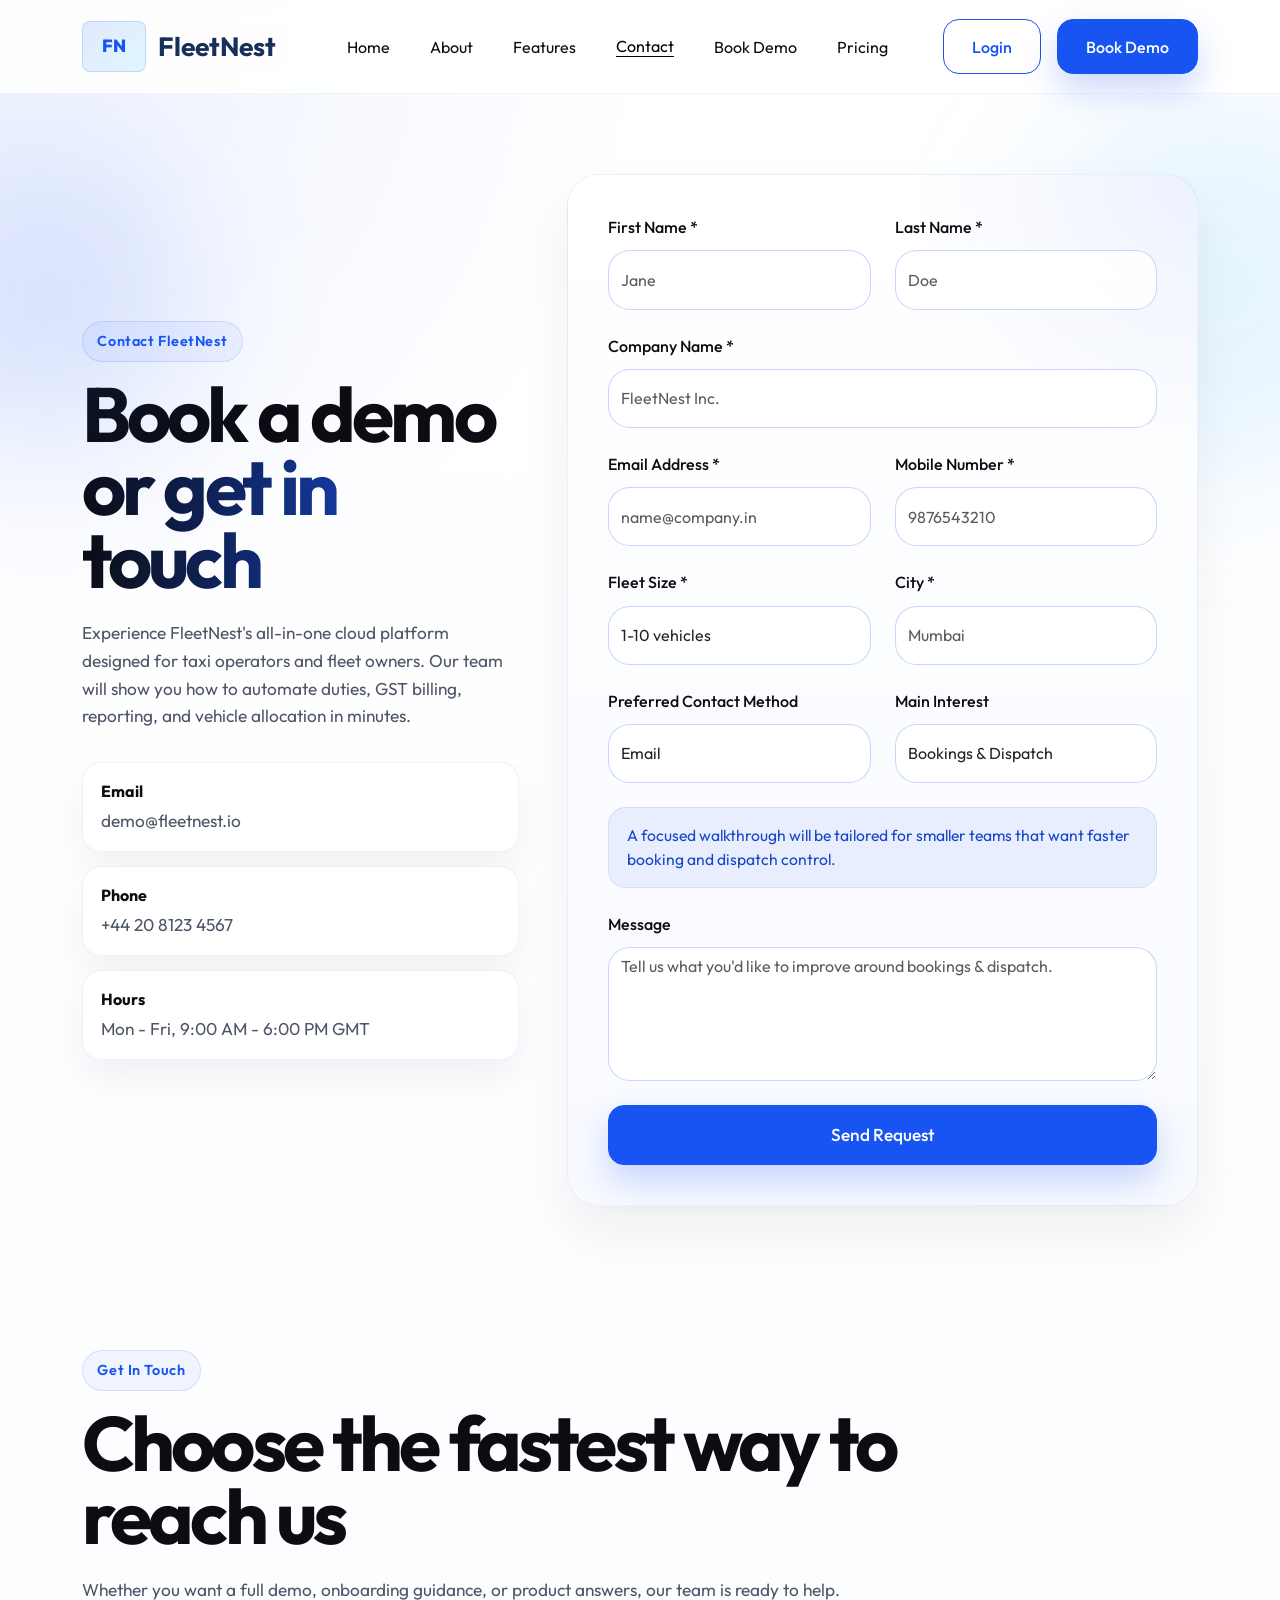
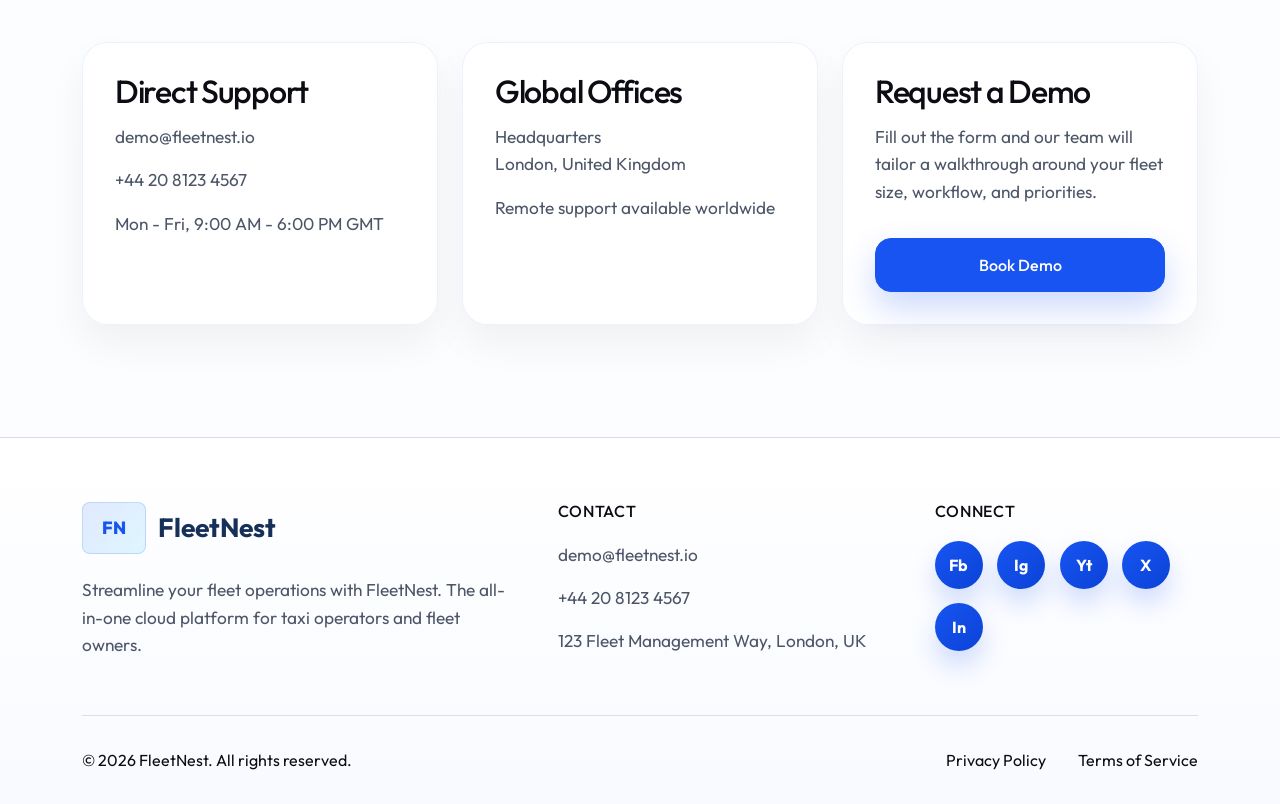
<file: contact.html>
<!DOCTYPE html>
<html lang="en">
<head>
  <meta charset="UTF-8">
  <meta name="viewport" content="width=device-width, initial-scale=1.0">
  <title>Contact | FleetNest</title>
  <link rel="preconnect" href="https://fonts.googleapis.com">
  <link rel="preconnect" href="https://fonts.gstatic.com" crossorigin>
  <link href="https://fonts.googleapis.com/css2?family=Outfit:wght@400;500;600;700;800&display=swap" rel="stylesheet">
  <link href="https://cdn.jsdelivr.net/npm/bootstrap@5.3.3/dist/css/bootstrap.min.css" rel="stylesheet">
  <link rel="stylesheet" href="contact.css">
</head>
<body>

  <header class="site-header">
    <nav class="navbar navbar-expand-lg py-3">
      <div class="container">
        <a class="navbar-brand brand-wrap" href="index.html">
          <div class="brand-logo">FN</div>
          <div class="brand-copy">
            <span>FleetNest</span>
          </div>
        </a>
        <button class="navbar-toggler border-0 shadow-none" type="button" data-bs-toggle="collapse" data-bs-target="#mainNav">
          <span class="navbar-toggler-icon"></span>
        </button>
        <div class="collapse navbar-collapse" id="mainNav">
          <ul class="navbar-nav mx-auto gap-lg-4">
            <li class="nav-item"><a class="nav-link" href="index.html">Home</a></li>
            <li class="nav-item"><a class="nav-link" href="about.html">About</a></li>
            <li class="nav-item"><a class="nav-link" href="features.html">Features</a></li>
            <li class="nav-item"><a class="nav-link active" href="contact.html">Contact</a></li>
            <li class="nav-item"><a class="nav-link" href="#contactForm">Book Demo</a></li>
            <li class="nav-item"><a class="nav-link" href="index.html#pricing">Pricing</a></li>
          </ul>
          <div class="header-actions d-flex flex-column flex-lg-row gap-3">
            <a href="#" class="btn btn-outline-primary btn-soft">Login</a>
            <a href="#contactForm" class="btn btn-primary btn-strong">Book Demo</a>
          </div>
        </div>
      </div>
    </nav>
  </header>

  <main>
    <section class="contact-hero">
      <div class="hero-glow glow-left"></div>
      <div class="hero-glow glow-right"></div>
      <div class="container">
        <div class="row align-items-center g-5">
          <div class="col-lg-5">
            <span class="eyebrow reveal-in">Contact FleetNest</span>
            <h1 class="hero-title">
              Book a demo
              <span class="title-accent">or get in touch</span>
            </h1>
            <p class="hero-copy reveal-in">
              Experience FleetNest's all-in-one cloud platform designed for taxi operators and fleet owners.
              Our team will show you how to automate duties, GST billing, reporting, and vehicle allocation in minutes.
            </p>
            <div class="contact-points reveal-in">
              <div class="contact-chip">
                <strong>Email</strong>
                <span>demo@fleetnest.io</span>
              </div>
              <div class="contact-chip">
                <strong>Phone</strong>
                <span>+44 20 8123 4567</span>
              </div>
              <div class="contact-chip">
                <strong>Hours</strong>
                <span>Mon - Fri, 9:00 AM - 6:00 PM GMT</span>
              </div>
            </div>
          </div>
          <div class="col-lg-7">
            <div class="form-shell reveal-in" id="contactForm">
              <form class="contact-form dynamic-form" data-form-name="contact-page-demo">
                <div class="row g-4">
                  <div class="col-md-6">
                    <label for="contactFirstName" class="form-label">First Name *</label>
                    <input id="contactFirstName" type="text" class="form-control custom-field" placeholder="Jane" required>
                  </div>
                  <div class="col-md-6">
                    <label for="contactLastName" class="form-label">Last Name *</label>
                    <input id="contactLastName" type="text" class="form-control custom-field" placeholder="Doe" required>
                  </div>
                  <div class="col-12">
                    <label for="contactCompany" class="form-label">Company Name *</label>
                    <input id="contactCompany" type="text" class="form-control custom-field" placeholder="FleetNest Inc." required>
                  </div>
                  <div class="col-md-6">
                    <label for="contactEmail" class="form-label">Email Address *</label>
                    <input id="contactEmail" type="email" class="form-control custom-field" placeholder="name@company.in" required>
                  </div>
                  <div class="col-md-6">
                    <label for="contactPhone" class="form-label">Mobile Number *</label>
                    <input id="contactPhone" type="tel" class="form-control custom-field" placeholder="9876543210" inputmode="numeric" maxlength="10" pattern="[0-9]{10}" data-phone-input required>
                  </div>
                  <div class="col-md-6">
                    <label for="fleetSizePage" class="form-label">Fleet Size *</label>
                    <select id="fleetSizePage" class="form-select custom-field" data-fleet-select required>
                      <option value="1-10 vehicles" selected>1-10 vehicles</option>
                      <option value="11-50 vehicles">11-50 vehicles</option>
                      <option value="51-200 vehicles">51-200 vehicles</option>
                      <option value="201+ vehicles">201+ vehicles</option>
                    </select>
                  </div>
                  <div class="col-md-6">
                    <label for="cityField" class="form-label">City *</label>
                    <input id="cityField" type="text" class="form-control custom-field" placeholder="Mumbai" required>
                  </div>
                  <div class="col-md-6">
                    <label for="contactMethodPage" class="form-label">Preferred Contact Method</label>
                    <select id="contactMethodPage" class="form-select custom-field" data-contact-method>
                      <option value="email" selected>Email</option>
                      <option value="phone">Phone</option>
                      <option value="whatsapp">WhatsApp</option>
                    </select>
                  </div>
                  <div class="col-md-6">
                    <label for="interestArea" class="form-label">Main Interest</label>
                    <select id="interestArea" class="form-select custom-field" data-interest-select>
                      <option value="bookings" selected>Bookings & Dispatch</option>
                      <option value="billing">GST Billing</option>
                      <option value="drivers">Driver Management</option>
                      <option value="analytics">Reports & Analytics</option>
                    </select>
                  </div>
                  <div class="col-12">
                    <div class="dynamic-note" data-dynamic-note>
                      A focused walkthrough will be tailored for smaller teams that want faster booking and dispatch control.
                    </div>
                  </div>
                  <div class="col-12">
                    <label for="contactMessage" class="form-label">Message</label>
                    <textarea id="contactMessage" class="form-control custom-field custom-area" rows="5" placeholder="Tell us about your current workflow and what you'd like to improve."></textarea>
                  </div>
                  <div class="col-12">
                    <button type="submit" class="btn btn-primary btn-strong w-100 submit-btn">Send Request</button>
                  </div>
                </div>
              </form>
            </div>
          </div>
        </div>
      </div>
    </section>

    <section class="section-space">
      <div class="container">
        <div class="section-heading reveal-in">
          <span class="eyebrow">Get In Touch</span>
          <h2 class="section-title">Choose the fastest way to reach us</h2>
          <p class="section-copy">Whether you want a full demo, onboarding guidance, or product answers, our team is ready to help.</p>
        </div>
        <div class="row g-4">
          <div class="col-md-4">
            <div class="info-card reveal-in">
              <h3>Direct Support</h3>
              <p>demo@fleetnest.io</p>
              <p>+44 20 8123 4567</p>
              <p>Mon - Fri, 9:00 AM - 6:00 PM GMT</p>
            </div>
          </div>
          <div class="col-md-4">
            <div class="info-card reveal-in">
              <h3>Global Offices</h3>
              <p>Headquarters<br>London, United Kingdom</p>
              <p>Remote support available worldwide</p>
            </div>
          </div>
          <div class="col-md-4">
            <div class="info-card reveal-in">
              <h3>Request a Demo</h3>
              <p>Fill out the form and our team will tailor a walkthrough around your fleet size, workflow, and priorities.</p>
              <a href="#contactForm" class="btn btn-primary btn-strong w-100 mt-3">Book Demo</a>
            </div>
          </div>
        </div>
      </div>
    </section>

    <footer class="site-footer">
      <div class="container">
        <div class="footer-grid">
          <div class="footer-brand-col">
            <a class="brand-wrap footer-brand" href="index.html">
              <div class="brand-logo">FN</div>
              <div class="brand-copy">
                <span>FleetNest</span>
              </div>
            </a>
            <p class="footer-copy">
              Streamline your fleet operations with FleetNest. The all-in-one cloud platform for taxi operators and fleet owners.
            </p>
          </div>
          <div class="footer-contact-col">
            <h3>Contact</h3>
            <a href="mailto:demo@fleetnest.io">demo@fleetnest.io</a>
            <a href="tel:+442081234567">+44 20 8123 4567</a>
            <p>123 Fleet Management Way, London, UK</p>
          </div>
          <div class="footer-social-col">
            <h3>Connect</h3>
            <div class="social-links">
              <a href="#" aria-label="Facebook">Fb</a>
              <a href="#" aria-label="Instagram">Ig</a>
              <a href="#" aria-label="YouTube">Yt</a>
              <a href="#" aria-label="X">X</a>
              <a href="#" aria-label="LinkedIn">In</a>
            </div>
          </div>
        </div>
        <div class="footer-bottom">
          <p>© 2026 FleetNest. All rights reserved.</p>
          <div class="footer-legal">
            <a href="#">Privacy Policy</a>
            <a href="#">Terms of Service</a>
          </div>
        </div>
      </div>
    </footer>
  </main>

  <script src="https://cdn.jsdelivr.net/npm/bootstrap@5.3.3/dist/js/bootstrap.bundle.min.js"></script>
  <script src="contact.js"></script>
</body>
</html>
</file>
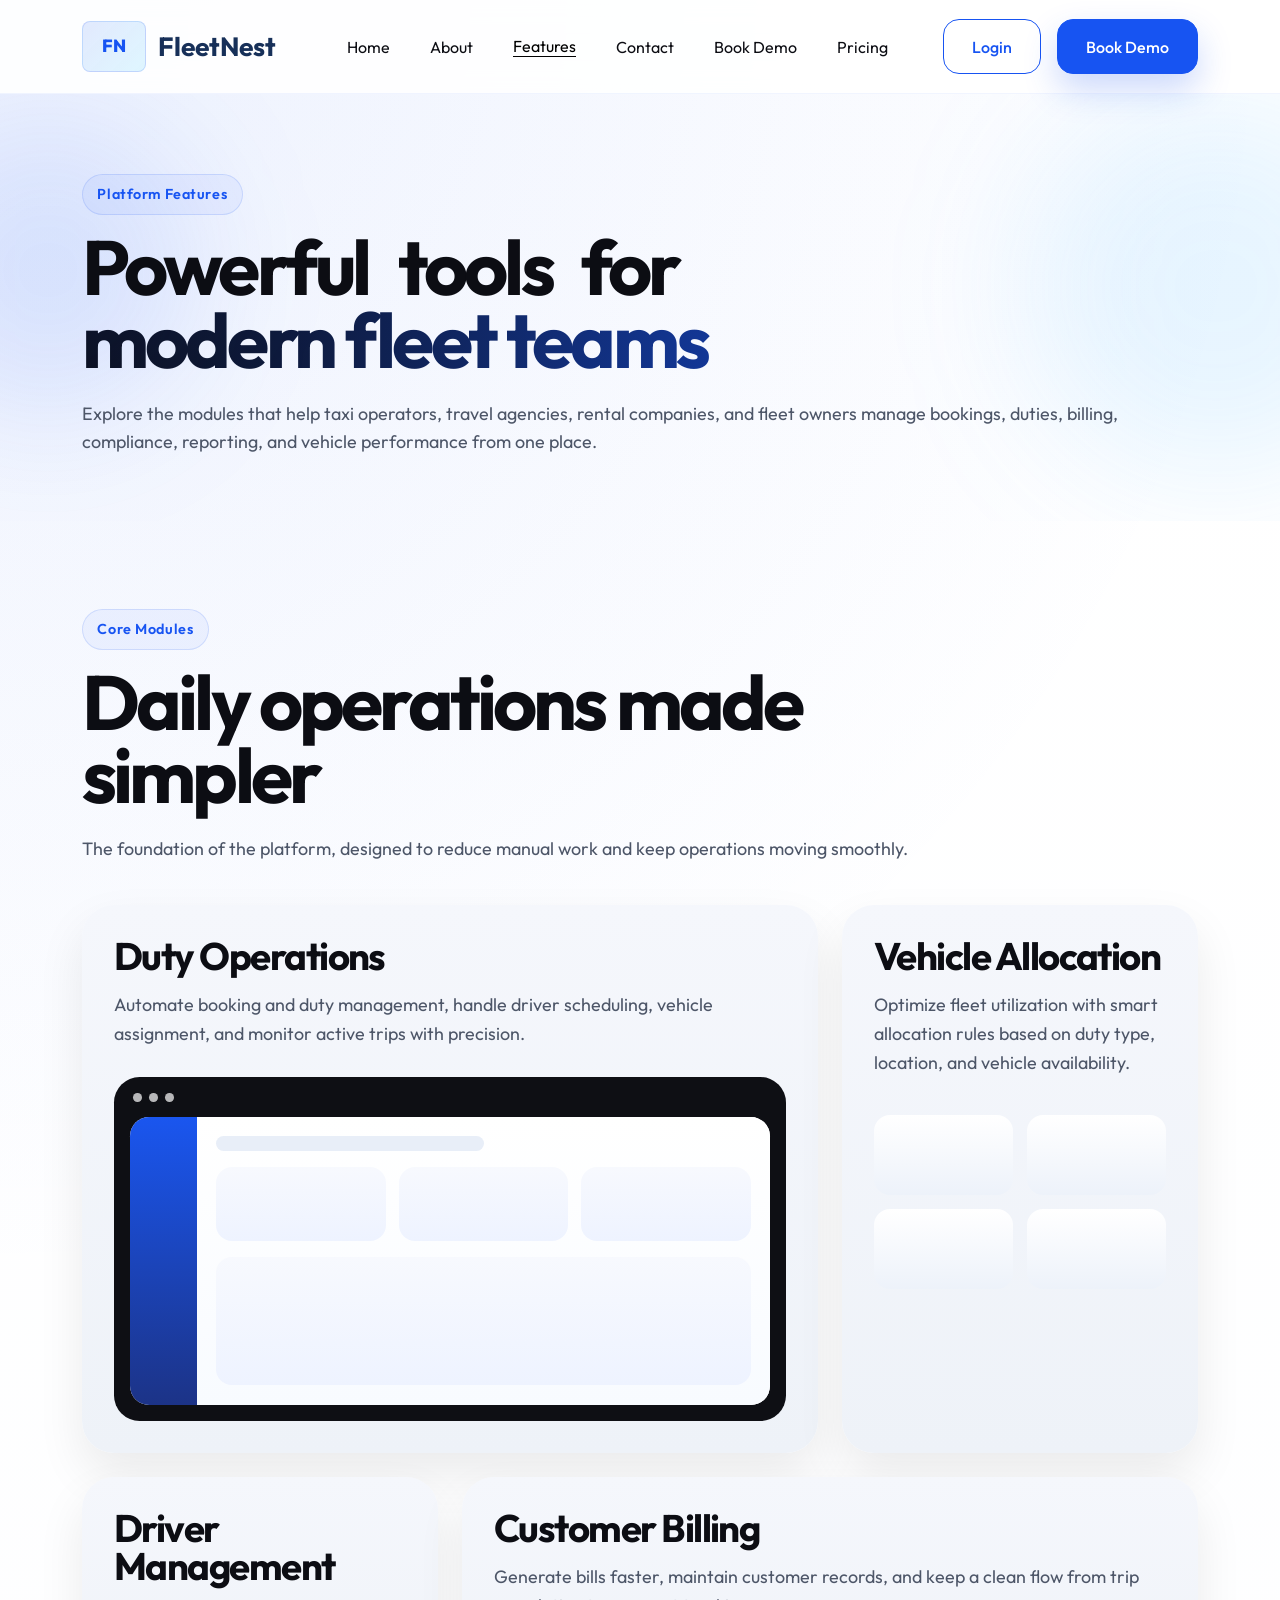
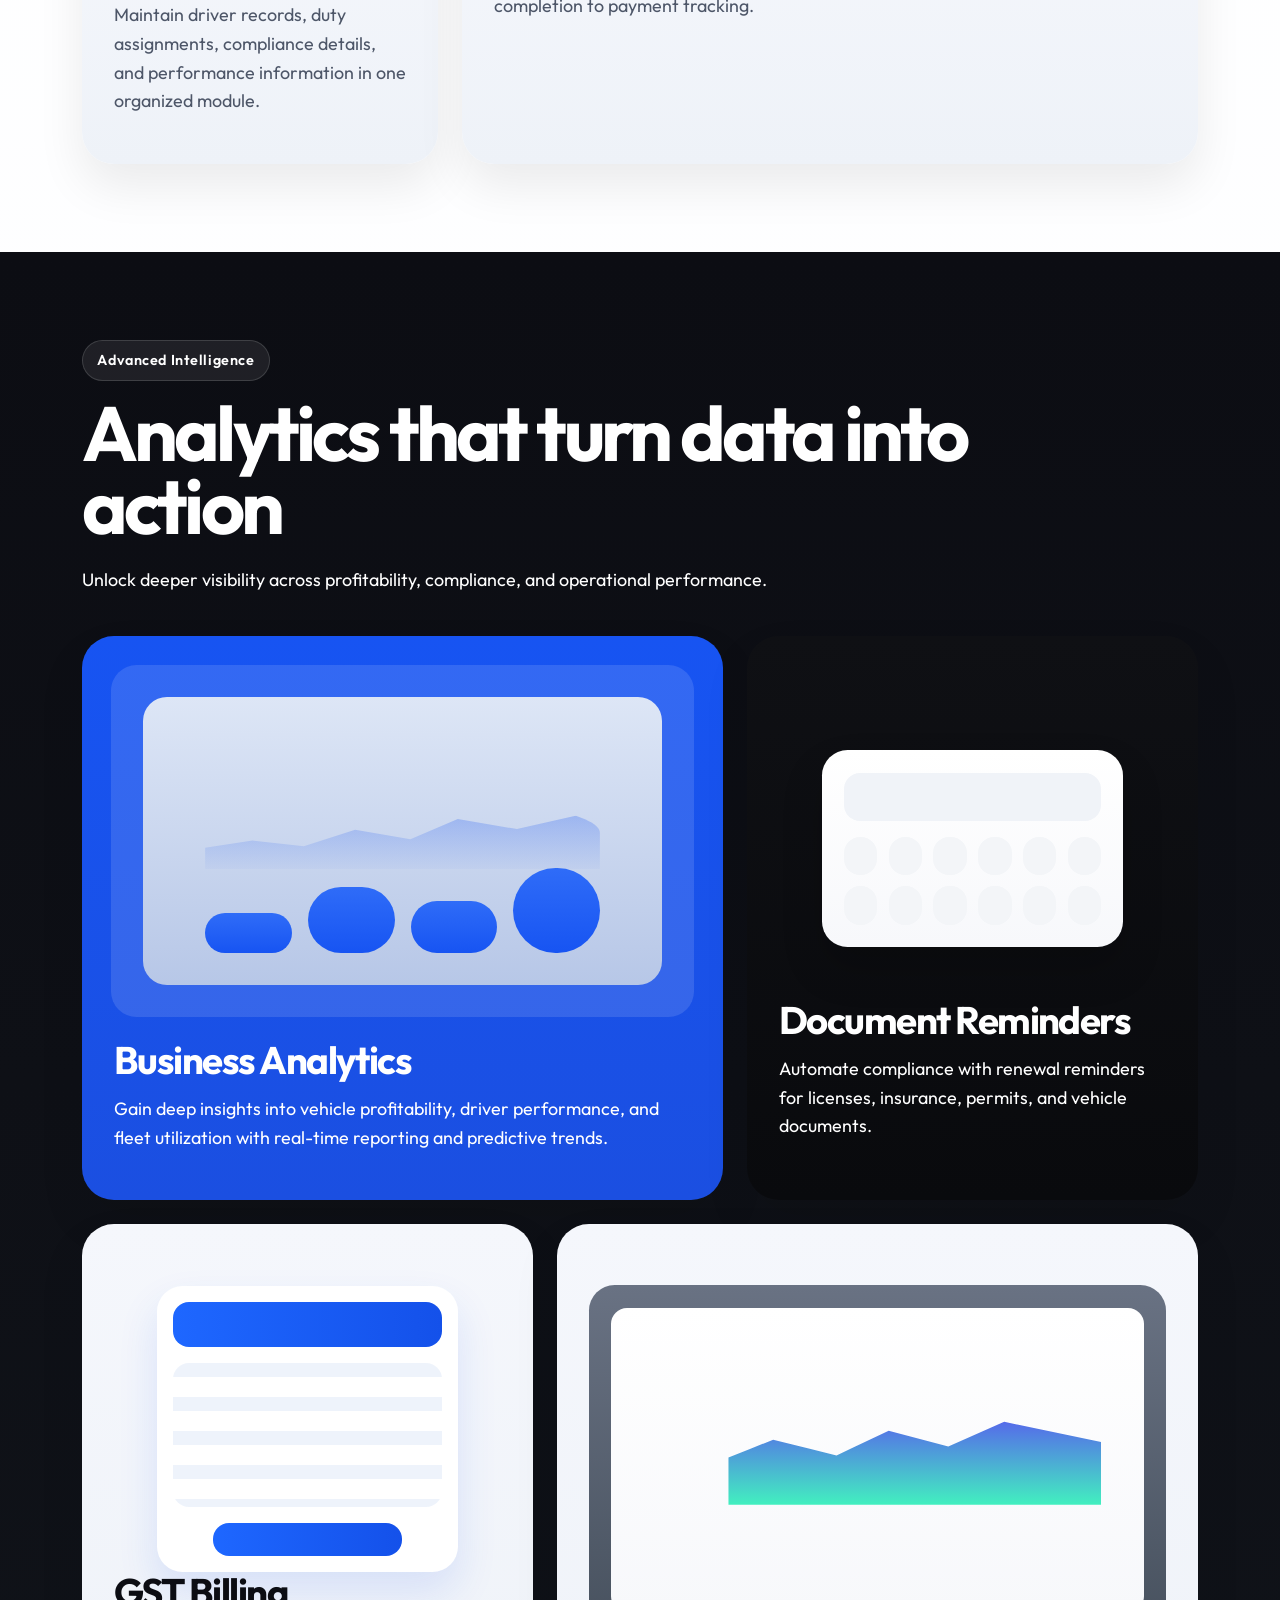
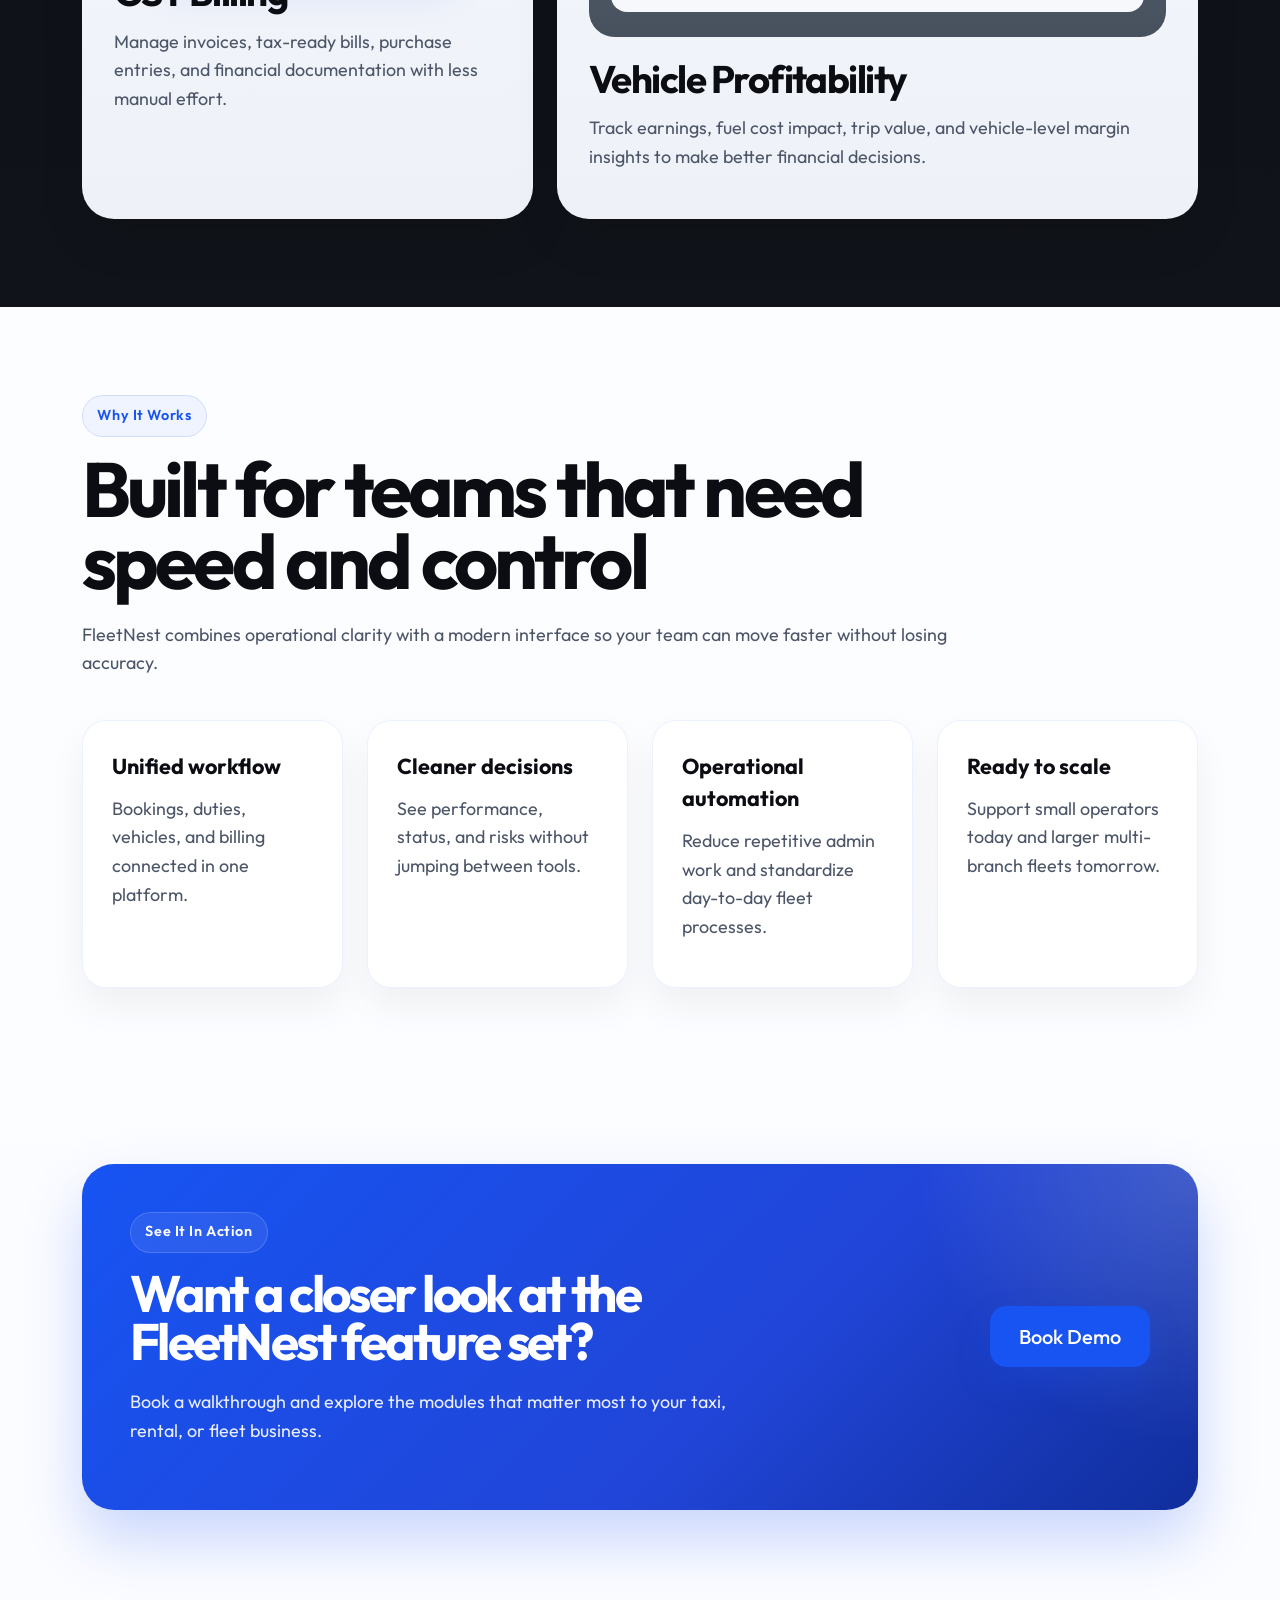
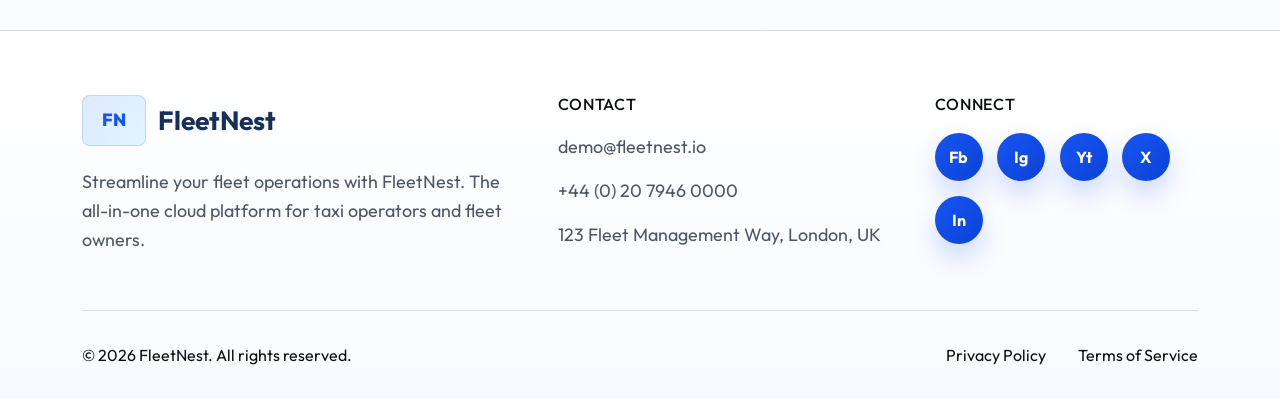
<file: features.html>
<!DOCTYPE html>
<html lang="en">
<head>
  <meta charset="UTF-8">
  <meta name="viewport" content="width=device-width, initial-scale=1.0">
  <title>Features | FleetNest</title>
  <link rel="preconnect" href="https://fonts.googleapis.com">
  <link rel="preconnect" href="https://fonts.gstatic.com" crossorigin>
  <link href="https://fonts.googleapis.com/css2?family=Outfit:wght@400;500;600;700;800&display=swap" rel="stylesheet">
  <link href="https://cdn.jsdelivr.net/npm/bootstrap@5.3.3/dist/css/bootstrap.min.css" rel="stylesheet">
  <link rel="stylesheet" href="features.css">
</head>
<body>

  <header class="site-header">
    <nav class="navbar navbar-expand-lg py-3">
      <div class="container">
        <a class="navbar-brand brand-wrap" href="index.html">
          <div class="brand-logo">FN</div>
          <div class="brand-copy">
            <span>FleetNest</span>
          </div>
        </a>
        <button class="navbar-toggler border-0 shadow-none" type="button" data-bs-toggle="collapse" data-bs-target="#mainNav">
          <span class="navbar-toggler-icon"></span>
        </button>
        <div class="collapse navbar-collapse" id="mainNav">
          <ul class="navbar-nav mx-auto gap-lg-4">
            <li class="nav-item"><a class="nav-link" href="index.html">Home</a></li>
            <li class="nav-item"><a class="nav-link" href="about.html">About</a></li>
            <li class="nav-item"><a class="nav-link active" href="features.html">Features</a></li>
            <li class="nav-item"><a class="nav-link" href="contact.html">Contact</a></li>
            <li class="nav-item"><a class="nav-link" href="index.html#contact">Book Demo</a></li>
            <li class="nav-item"><a class="nav-link" href="index.html#pricing">Pricing</a></li>
          </ul>
          <div class="header-actions d-flex flex-column flex-lg-row gap-3">
            <a href="#" class="btn btn-outline-primary btn-soft">Login</a>
            <a href="index.html#demo" class="btn btn-primary btn-strong">Book Demo</a>
          </div>
        </div>
      </div>
    </nav>
  </header>

  <main>
    <section class="features-hero">
      <div class="hero-glow glow-left"></div>
      <div class="hero-glow glow-right"></div>
      <div class="container">
        <div class="hero-copy-wrap">
          <span class="eyebrow reveal-in">Platform Features</span>
          <h1 class="hero-title">
            Powerful tools for
            <span class="title-accent">modern fleet teams</span>
          </h1>
          <p class="hero-copy reveal-in">
            Explore the modules that help taxi operators, travel agencies, rental companies, and fleet owners
            manage bookings, duties, billing, compliance, reporting, and vehicle performance from one place.
          </p>
        </div>
      </div>
    </section>

    <section class="section-space">
      <div class="container">
        <div class="section-heading scroll-heading">
          <span class="eyebrow">Core Modules</span>
          <h2 class="section-title">Daily operations made simpler</h2>
          <p class="section-copy">
            The foundation of the platform, designed to reduce manual work and keep operations moving smoothly.
          </p>
        </div>

        <div class="row g-4 feature-grid">
          <div class="col-lg-8">
            <article class="feature-card light-card reveal-in large-card">
              <div class="feature-text">
                <h3>Duty Operations</h3>
                <p>Automate booking and duty management, handle driver scheduling, vehicle assignment, and monitor active trips with precision.</p>
              </div>
              <div class="feature-ui ui-duty">
                <div class="ui-window">
                  <div class="ui-window-head"><span></span><span></span><span></span></div>
                  <div class="ui-duty-layout">
                    <div class="ui-side"></div>
                    <div class="ui-body">
                      <div class="ui-line w-50"></div>
                      <div class="ui-cards three">
                        <span></span><span></span><span></span>
                      </div>
                      <div class="ui-chart"></div>
                    </div>
                  </div>
                </div>
              </div>
            </article>
          </div>
          <div class="col-lg-4">
            <article class="feature-card light-card reveal-in">
              <div class="feature-text">
                <h3>Vehicle Allocation</h3>
                <p>Optimize fleet utilization with smart allocation rules based on duty type, location, and vehicle availability.</p>
              </div>
              <div class="feature-ui ui-mini">
                <div class="mini-grid">
                  <span></span><span></span><span></span><span></span>
                </div>
              </div>
            </article>
          </div>
          <div class="col-lg-4">
            <article class="feature-card light-card reveal-in">
              <div class="feature-text">
                <h3>Driver Management</h3>
                <p>Maintain driver records, duty assignments, compliance details, and performance information in one organized module.</p>
              </div>
            </article>
          </div>
          <div class="col-lg-8">
            <article class="feature-card light-card reveal-in">
              <div class="feature-text">
                <h3>Customer Billing</h3>
                <p>Generate bills faster, maintain customer records, and keep a clean flow from trip completion to payment tracking.</p>
              </div>
            </article>
          </div>
        </div>
      </div>
    </section>

    <section class="section-space dark-band">
      <div class="container">
        <div class="section-heading scroll-heading light-heading">
          <span class="eyebrow light-eyebrow">Advanced Intelligence</span>
          <h2 class="section-title">Analytics that turn data into action</h2>
          <p class="section-copy">
            Unlock deeper visibility across profitability, compliance, and operational performance.
          </p>
        </div>

        <div class="row g-4">
          <div class="col-lg-7">
            <article class="feature-card blue-card reveal-in">
              <div class="feature-ui image-stage">
                <div class="screen-mock wide-screen">
                  <div class="screen-panel">
                    <div class="chart-wave"></div>
                    <div class="chart-bars">
                      <span></span><span></span><span></span><span></span>
                    </div>
                  </div>
                </div>
              </div>
              <div class="feature-text text-white">
                <h3>Business Analytics</h3>
                <p>Gain deep insights into vehicle profitability, driver performance, and fleet utilization with real-time reporting and predictive trends.</p>
              </div>
            </article>
          </div>
          <div class="col-lg-5">
            <article class="feature-card black-card reveal-in">
              <div class="feature-ui calendar-ui">
                <div class="calendar-card">
                  <div class="calendar-header"></div>
                  <div class="calendar-grid">
                    <span></span><span></span><span></span><span></span><span></span><span></span>
                    <span></span><span></span><span></span><span></span><span></span><span></span>
                  </div>
                </div>
              </div>
              <div class="feature-text text-white">
                <h3>Document Reminders</h3>
                <p>Automate compliance with renewal reminders for licenses, insurance, permits, and vehicle documents.</p>
              </div>
            </article>
          </div>
          <div class="col-lg-5">
            <article class="feature-card pale-card reveal-in">
              <div class="feature-ui billing-ui">
                <div class="bill-window">
                  <div class="bill-head"></div>
                  <div class="bill-lines"></div>
                  <div class="bill-button"></div>
                </div>
              </div>
              <div class="feature-text">
                <h3>GST Billing</h3>
                <p>Manage invoices, tax-ready bills, purchase entries, and financial documentation with less manual effort.</p>
              </div>
            </article>
          </div>
          <div class="col-lg-7">
            <article class="feature-card steel-card reveal-in">
              <div class="feature-ui profit-ui">
                <div class="profit-screen">
                  <div class="profit-chart"></div>
                </div>
              </div>
              <div class="feature-text">
                <h3>Vehicle Profitability</h3>
                <p>Track earnings, fuel cost impact, trip value, and vehicle-level margin insights to make better financial decisions.</p>
              </div>
            </article>
          </div>
        </div>
      </div>
    </section>

    <section class="section-space">
      <div class="container">
        <div class="section-heading scroll-heading">
          <span class="eyebrow">Why It Works</span>
          <h2 class="section-title">Built for teams that need speed and control</h2>
          <p class="section-copy">
            FleetNest combines operational clarity with a modern interface so your team can move faster without losing accuracy.
          </p>
        </div>

        <div class="row g-4">
          <div class="col-md-6 col-xl-3">
            <div class="reason-card reveal-in">
              <strong>Unified workflow</strong>
              <p>Bookings, duties, vehicles, and billing connected in one platform.</p>
            </div>
          </div>
          <div class="col-md-6 col-xl-3">
            <div class="reason-card reveal-in">
              <strong>Cleaner decisions</strong>
              <p>See performance, status, and risks without jumping between tools.</p>
            </div>
          </div>
          <div class="col-md-6 col-xl-3">
            <div class="reason-card reveal-in">
              <strong>Operational automation</strong>
              <p>Reduce repetitive admin work and standardize day-to-day fleet processes.</p>
            </div>
          </div>
          <div class="col-md-6 col-xl-3">
            <div class="reason-card reveal-in">
              <strong>Ready to scale</strong>
              <p>Support small operators today and larger multi-branch fleets tomorrow.</p>
            </div>
          </div>
        </div>
      </div>
    </section>

    <section class="section-space">
      <div class="container">
        <div class="cta-panel reveal-in">
          <div class="row align-items-center g-4">
            <div class="col-lg-8">
              <span class="eyebrow cta-eyebrow">See It In Action</span>
              <h2 class="section-title small-title">Want a closer look at the FleetNest feature set?</h2>
              <p class="section-copy cta-copy">
                Book a walkthrough and explore the modules that matter most to your taxi, rental, or fleet business.
              </p>
            </div>
            <div class="col-lg-4 text-lg-end">
              <a href="index.html#demo" class="btn btn-primary btn-strong btn-lg cta-btn">Book Demo</a>
            </div>
          </div>
        </div>
      </div>
    </section>

    <footer class="site-footer">
      <div class="container">
        <div class="footer-grid">
          <div class="footer-brand-col">
            <a class="brand-wrap footer-brand" href="index.html">
              <div class="brand-logo">FN</div>
              <div class="brand-copy">
                <span>FleetNest</span>
              </div>
            </a>
            <p class="footer-copy">
              Streamline your fleet operations with FleetNest. The all-in-one cloud platform for taxi operators and fleet owners.
            </p>
          </div>
          <div class="footer-contact-col">
            <h3>Contact</h3>
            <a href="mailto:demo@fleetnest.io">demo@fleetnest.io</a>
            <a href="tel:+4402079460000">+44 (0) 20 7946 0000</a>
            <p>123 Fleet Management Way, London, UK</p>
          </div>
          <div class="footer-social-col">
            <h3>Connect</h3>
            <div class="social-links">
              <a href="#" aria-label="Facebook">Fb</a>
              <a href="#" aria-label="Instagram">Ig</a>
              <a href="#" aria-label="YouTube">Yt</a>
              <a href="#" aria-label="X">X</a>
              <a href="#" aria-label="LinkedIn">In</a>
            </div>
          </div>
        </div>
        <div class="footer-bottom">
          <p>© 2026 FleetNest. All rights reserved.</p>
          <div class="footer-legal">
            <a href="#">Privacy Policy</a>
            <a href="#">Terms of Service</a>
          </div>
        </div>
      </div>
    </footer>
  </main>

  <script src="https://cdn.jsdelivr.net/npm/bootstrap@5.3.3/dist/js/bootstrap.bundle.min.js"></script>
  <script src="features.js"></script>
</body>
</html>
</file>
<file: contact.css>
:root {
  --primary: #1754f2;
  --primary-dark: #0f3fc1;
  --text: #0c0d13;
  --muted: #4d5668;
}

* { box-sizing: border-box; }
html { scroll-behavior: smooth; }

body {
  margin: 0;
  font-family: "Outfit", sans-serif;
  color: var(--text);
  background:
    radial-gradient(circle at top left, rgba(23, 84, 242, 0.08), transparent 24%),
    linear-gradient(180deg, #ffffff 0%, #fbfcff 100%);
  overflow-x: hidden;
}

.top-note { padding-top: 0.9rem; text-align: center; font-size: 0.95rem; }
.site-header {
  position: sticky;
  top: 0;
  z-index: 1000;
  background: rgba(255, 255, 255, 0.88);
  backdrop-filter: blur(14px);
  border-bottom: 1px solid rgba(23, 84, 242, 0.06);
}
.navbar { padding-top: 1.4rem; padding-bottom: 1.4rem; }
.brand-wrap { display: flex; align-items: center; gap: 0.75rem; text-decoration: none; }
.brand-logo {
  width: 4rem; height: 3.2rem; border-radius: 0.5rem; display: grid; place-items: center;
  font-weight: 800; font-size: 1.1rem; color: var(--primary);
  background: linear-gradient(135deg, rgba(23, 84, 242, 0.12), rgba(33, 199, 255, 0.14));
  border: 1px solid rgba(23, 84, 242, 0.16);
}
.brand-copy span { color: #173059; font-size: 1.65rem; font-weight: 700; }
.nav-link { color: var(--text); font-size: 1rem; transition: color 0.25s ease, transform 0.25s ease; }
.nav-link.active, .nav-link:hover { color: var(--text); text-decoration: underline; text-underline-offset: 0.28rem; transform: translateY(-1px); }
.btn {
  border-radius: 1rem; padding: 0.9rem 1.75rem; font-weight: 500;
  transition: transform 0.25s ease, box-shadow 0.25s ease, background 0.25s ease;
}
.btn:hover { transform: translateY(-2px); }
.btn-strong { background: var(--primary); border-color: var(--primary); box-shadow: 0 16px 34px rgba(23, 84, 242, 0.22); }
.btn-strong:hover, .btn-strong:focus { background: var(--primary-dark); border-color: var(--primary-dark); }
.btn-soft { color: var(--primary); border-color: var(--primary); background: #ffffff; }
.btn-soft:hover, .btn-soft:focus { color: #ffffff; background: var(--primary); border-color: var(--primary); }

.contact-hero { position: relative; padding: 5rem 0 4rem; overflow: hidden; }
.hero-glow { position: absolute; border-radius: 50%; filter: blur(70px); pointer-events: none; }
.glow-left { width: 18rem; height: 18rem; left: -6rem; top: 4rem; background: rgba(23, 84, 242, 0.12); }
.glow-right { width: 24rem; height: 24rem; right: -8rem; top: 0; background: rgba(57, 169, 255, 0.12); }

.eyebrow {
  display: inline-flex; margin-bottom: 1rem; padding: 0.55rem 0.9rem;
  border: 1px solid rgba(23, 84, 242, 0.14); border-radius: 999px; color: var(--primary);
  background: rgba(23, 84, 242, 0.05); font-size: 0.9rem; font-weight: 600; letter-spacing: 0.04em;
}

.hero-title, .section-title {
  font-size: clamp(3rem, 6vw, 5.2rem);
  line-height: 0.95; letter-spacing: -0.05em; font-weight: 700; margin-bottom: 1.4rem;
}

.hero-title .title-accent {
  display: block;
  background: linear-gradient(90deg, #0c0d13 0%, #1754f2 48%, #39a9ff 100%);
  -webkit-background-clip: text;
  background-clip: text;
  color: transparent;
  background-size: 200% auto;
  animation: gradientShift 5s linear infinite;
}

.hero-copy, .section-copy, .contact-chip span, .info-card p, .footer-copy, .footer-contact-col p, .footer-contact-col a {
  color: var(--muted); font-size: 1.08rem; line-height: 1.6;
}

.contact-points { display: grid; gap: 0.9rem; margin-top: 2rem; }
.contact-chip {
  padding: 1rem 1.1rem; border-radius: 1.2rem; background: rgba(255, 255, 255, 0.84);
  border: 1px solid rgba(23, 84, 242, 0.08); box-shadow: 0 18px 34px rgba(11, 13, 18, 0.05);
}
.contact-chip strong { display: block; margin-bottom: 0.25rem; }

.form-shell {
  padding: 2.5rem; border-radius: 2rem;
  background: radial-gradient(circle at top right, rgba(23, 84, 242, 0.08), transparent 24%), linear-gradient(180deg, rgba(255,255,255,0.96), rgba(248,250,255,0.98));
  border: 1px solid rgba(23, 84, 242, 0.08); box-shadow: 0 26px 52px rgba(11, 13, 18, 0.06);
}
.form-label { margin-bottom: 0.7rem; font-size: 1rem; font-weight: 500; }
.custom-field {
  min-height: 3.7rem; border-radius: 1.35rem; border: 1.5px solid rgba(23, 84, 242, 0.24);
  background: rgba(255, 255, 255, 0.88); box-shadow: none; font-size: 1rem;
}
.custom-field:focus { border-color: var(--primary); box-shadow: 0 0 0 0.22rem rgba(23, 84, 242, 0.12); }
.custom-area { min-height: 8rem; resize: vertical; }
.dynamic-note {
  padding: 1rem 1.1rem; border-radius: 1.1rem; color: #1846c9;
  background: rgba(23, 84, 242, 0.08); border: 1px solid rgba(23, 84, 242, 0.1);
  font-size: 0.98rem; line-height: 1.5; transition: background 0.3s ease, transform 0.3s ease;
}
.submit-btn { padding-top: 1rem; padding-bottom: 1rem; font-size: 1.08rem; }
.section-space { padding: 5rem 0; }
.info-card {
  height: 100%; padding: 2rem; border-radius: 1.6rem; background: rgba(255,255,255,0.86);
  border: 1px solid rgba(23,84,242,0.08); box-shadow: 0 18px 38px rgba(11,13,18,0.05);
}
.info-card h3 { margin-bottom: 1rem; font-size: 2rem; line-height: 1; letter-spacing: -0.04em; }
.section-heading { max-width: 56rem; margin-bottom: 2.4rem; }

.site-footer {
  margin-top: 2rem; padding: 4rem 0 2rem; border-top: 1px solid rgba(11, 13, 18, 0.12);
  background: linear-gradient(180deg, #ffffff 0%, #f8faff 100%);
}
.footer-grid { display: grid; grid-template-columns: 1.3fr 1fr 0.8fr; gap: 3rem; padding-bottom: 2.5rem; }
.footer-brand { margin-bottom: 1.4rem; }
.footer-contact-col, .footer-social-col { display: flex; flex-direction: column; gap: 0.95rem; }
.footer-contact-col a { text-decoration: none; }
.footer-contact-col h3, .footer-social-col h3 { margin: 0 0 0.25rem; font-size: 1rem; text-transform: uppercase; letter-spacing: 0.04em; }
.social-links { display: flex; flex-wrap: wrap; gap: 0.9rem; }
.social-links a {
  width: 3rem; height: 3rem; display: grid; place-items: center; border-radius: 50%;
  color: #ffffff; font-weight: 700; text-decoration: none; background: linear-gradient(135deg, #1754f2, #0b43d6);
  box-shadow: 0 14px 26px rgba(23, 84, 242, 0.2);
}
.footer-bottom {
  padding-top: 2rem; border-top: 1px solid rgba(11, 13, 18, 0.12);
  display: flex; align-items: center; justify-content: space-between; gap: 1rem;
}
.footer-bottom p, .footer-legal a { margin: 0; color: var(--text); text-decoration: none; }
.footer-legal { display: flex; gap: 2rem; }

.toast-stack {
  position: fixed; top: 1.2rem; right: 1.2rem; z-index: 1200; display: grid; gap: 0.85rem;
}
.site-toast {
  min-width: 18rem; max-width: 22rem; padding: 1rem 1.1rem; border-radius: 1.2rem; color: #ffffff;
  background: linear-gradient(135deg, #1754f2, #0f3fc1); box-shadow: 0 20px 40px rgba(23,84,242,0.22);
  opacity: 0; transform: translateY(-20px) scale(0.96); transition: opacity 0.28s ease, transform 0.28s ease;
}
.site-toast.is-visible { opacity: 1; transform: translateY(0) scale(1); }
.site-toast strong { display: block; margin-bottom: 0.3rem; font-size: 1rem; }
.site-toast p { margin: 0; color: rgba(255,255,255,0.92); font-size: 0.94rem; line-height: 1.5; }

.reveal-in { opacity: 0; transform: translateY(28px); transition: opacity 0.8s ease, transform 0.8s ease; }
.reveal-in.is-visible { opacity: 1; transform: translateY(0); }

@keyframes gradientShift {
  0% { background-position: 0% 50%; }
  100% { background-position: 200% 50%; }
}

@media (max-width: 991.98px) {
  .navbar-collapse { margin-top: 1rem; padding: 1rem 0; }
  .header-actions { margin-top: 1rem; }
  .hero-title, .section-title { font-size: clamp(2.8rem, 10vw, 4.5rem); }
  .footer-grid { grid-template-columns: 1fr; gap: 2rem; }
}

@media (max-width: 767.98px) {
  .contact-hero, .section-space { padding: 3.5rem 0; }
  .brand-copy span { font-size: 1.35rem; }
  .form-shell, .info-card { padding: 1.4rem; border-radius: 1.4rem; }
  .footer-bottom, .footer-legal { flex-direction: column; align-items: flex-start; }
}
</file>
<file: features.css>
:root {
  --primary: #1754f2;
  --primary-dark: #0f3fc1;
  --text: #0c0d13;
  --muted: #4d5668;
  --line: rgba(12, 13, 19, 0.1);
}

* {
  box-sizing: border-box;
}

html {
  scroll-behavior: smooth;
}

body {
  margin: 0;
  font-family: "Outfit", sans-serif;
  color: var(--text);
  background:
    radial-gradient(circle at top left, rgba(23, 84, 242, 0.08), transparent 24%),
    linear-gradient(180deg, #ffffff 0%, #fbfcff 100%);
  overflow-x: hidden;
}

.top-note {
  padding-top: 0.9rem;
  text-align: center;
  font-size: 0.95rem;
}

.site-header {
  position: sticky;
  top: 0;
  z-index: 1000;
  background: rgba(255, 255, 255, 0.88);
  backdrop-filter: blur(14px);
  border-bottom: 1px solid rgba(23, 84, 242, 0.06);
}

.navbar {
  padding-top: 1.4rem;
  padding-bottom: 1.4rem;
}

.brand-wrap {
  display: flex;
  align-items: center;
  gap: 0.75rem;
  text-decoration: none;
}

.brand-logo {
  width: 4rem;
  height: 3.2rem;
  border-radius: 0.5rem;
  display: grid;
  place-items: center;
  font-weight: 800;
  font-size: 1.1rem;
  color: var(--primary);
  background: linear-gradient(135deg, rgba(23, 84, 242, 0.12), rgba(33, 199, 255, 0.14));
  border: 1px solid rgba(23, 84, 242, 0.16);
}

.brand-copy span {
  color: #173059;
  font-size: 1.65rem;
  font-weight: 700;
}

.nav-link {
  color: var(--text);
  font-size: 1rem;
  transition: color 0.25s ease, transform 0.25s ease;
}

.nav-link.active,
.nav-link:hover {
  color: var(--text);
  text-decoration: underline;
  text-underline-offset: 0.28rem;
  transform: translateY(-1px);
}

.btn {
  border-radius: 1rem;
  padding: 0.9rem 1.75rem;
  font-weight: 500;
  transition: transform 0.25s ease, box-shadow 0.25s ease, background 0.25s ease;
}

.btn:hover {
  transform: translateY(-2px);
}

.btn-strong {
  background: var(--primary);
  border-color: var(--primary);
  box-shadow: 0 16px 34px rgba(23, 84, 242, 0.22);
}

.btn-strong:hover,
.btn-strong:focus {
  background: var(--primary-dark);
  border-color: var(--primary-dark);
}

.btn-soft {
  color: var(--primary);
  border-color: var(--primary);
  background: #ffffff;
}

.btn-soft:hover,
.btn-soft:focus {
  color: #ffffff;
  background: var(--primary);
  border-color: var(--primary);
}

.features-hero {
  position: relative;
  padding: 5rem 0 3rem;
  overflow: hidden;
}

.hero-glow {
  position: absolute;
  border-radius: 50%;
  filter: blur(70px);
  pointer-events: none;
}

.glow-left {
  width: 18rem;
  height: 18rem;
  left: -6rem;
  top: 2rem;
  background: rgba(23, 84, 242, 0.12);
}

.glow-right {
  width: 24rem;
  height: 24rem;
  right: -8rem;
  top: 0;
  background: rgba(57, 169, 255, 0.12);
}

.eyebrow {
  display: inline-flex;
  margin-bottom: 1rem;
  padding: 0.55rem 0.9rem;
  border: 1px solid rgba(23, 84, 242, 0.14);
  border-radius: 999px;
  color: var(--primary);
  background: rgba(23, 84, 242, 0.05);
  font-size: 0.9rem;
  font-weight: 600;
  letter-spacing: 0.04em;
}

.hero-title,
.section-title {
  font-size: clamp(3rem, 6vw, 5.6rem);
  line-height: 0.95;
  letter-spacing: -0.05em;
  font-weight: 700;
  margin-bottom: 1.4rem;
}

.hero-title .title-accent {
  display: block;
  background: linear-gradient(90deg, #0c0d13 0%, #1754f2 48%, #39a9ff 100%);
  -webkit-background-clip: text;
  background-clip: text;
  color: transparent;
  background-size: 200% auto;
  animation: gradientShift 5s linear infinite;
}

.hero-copy,
.section-copy,
.feature-text p,
.reason-card p,
.footer-copy,
.footer-contact-col p,
.footer-contact-col a {
  color: var(--muted);
  font-size: 1.12rem;
  line-height: 1.6;
}

.section-space {
  padding: 5.5rem 0;
}

.section-heading {
  max-width: 58rem;
  margin-bottom: 2.6rem;
}

.scroll-heading {
  opacity: 0.18;
  transform: translateY(60px) scale(0.96);
  transition: opacity 0.8s ease, transform 0.8s ease;
}

.scroll-heading.in-view {
  opacity: 1;
  transform: translateY(0) scale(1);
}

.light-heading .section-title,
.light-heading .section-copy {
  color: #ffffff;
}

.light-eyebrow {
  color: #ffffff;
  background: rgba(255, 255, 255, 0.08);
  border-color: rgba(255, 255, 255, 0.14);
}

.feature-card {
  height: 100%;
  padding: 2rem;
  border-radius: 2rem;
  overflow: hidden;
  box-shadow: 0 22px 48px rgba(11, 13, 18, 0.08);
  transition: transform 0.35s ease, box-shadow 0.35s ease;
}

.feature-card:hover {
  transform: translateY(-8px);
  box-shadow: 0 28px 56px rgba(11, 13, 18, 0.12);
}

.light-card,
.pale-card,
.steel-card {
  background: linear-gradient(180deg, #f5f7fc 0%, #eef2f8 100%);
}

.blue-card {
  background: linear-gradient(180deg, #1754f2 0%, #1b4fe1 100%);
}

.black-card {
  background: linear-gradient(180deg, #0f1014 0%, #090a0d 100%);
}

.large-card {
  min-height: 32rem;
}

.feature-text h3 {
  margin-bottom: 1rem;
  font-size: clamp(2rem, 3vw, 3rem);
  line-height: 1;
  font-weight: 700;
  letter-spacing: -0.04em;
}

.text-white h3,
.text-white p {
  color: #ffffff;
}

.feature-ui {
  margin-top: 1.8rem;
}

.ui-window,
.screen-mock,
.calendar-card,
.bill-window,
.profit-screen {
  border-radius: 1.6rem;
  overflow: hidden;
}

.ui-window {
  background: #0e0f14;
  padding: 1rem;
}

.ui-window-head {
  display: flex;
  gap: 0.45rem;
  padding: 0 0 0.9rem 0.2rem;
}

.ui-window-head span {
  width: 0.55rem;
  height: 0.55rem;
  border-radius: 50%;
  background: rgba(255, 255, 255, 0.7);
}

.ui-duty-layout {
  display: flex;
  min-height: 18rem;
  border-radius: 1.2rem;
  overflow: hidden;
  background: #ffffff;
}

.ui-side {
  width: 4.2rem;
  background: linear-gradient(180deg, #1a56ef, #1c3387);
}

.ui-body {
  flex: 1;
  padding: 1.2rem;
  background: linear-gradient(180deg, #ffffff 0%, #f8fbff 100%);
}

.ui-line {
  height: 0.95rem;
  border-radius: 999px;
  background: #e8eef8;
  margin-bottom: 1rem;
}

.w-50 {
  width: 50%;
}

.ui-cards {
  display: grid;
  gap: 0.8rem;
}

.ui-cards.three {
  grid-template-columns: repeat(3, 1fr);
}

.ui-cards span,
.ui-chart,
.mini-grid span,
.calendar-header,
.calendar-grid span,
.bill-head,
.bill-button,
.profit-chart {
  display: block;
  border-radius: 1rem;
}

.ui-cards span {
  min-height: 4.6rem;
  background: linear-gradient(180deg, #f7f9fe, #eef3ff);
}

.ui-chart {
  min-height: 8rem;
  margin-top: 1rem;
  background:
    linear-gradient(180deg, #f7f9fe, #eef3ff),
    repeating-linear-gradient(to top, transparent 0, transparent 26px, rgba(23, 84, 242, 0.06) 26px, rgba(23, 84, 242, 0.06) 27px);
}

.ui-mini {
  min-height: 12rem;
  display: grid;
  place-items: center;
}

.mini-grid {
  width: 100%;
  display: grid;
  grid-template-columns: repeat(2, 1fr);
  gap: 0.9rem;
}

.mini-grid span {
  min-height: 5rem;
  background: linear-gradient(180deg, #ffffff, #edf2fa);
}

.dark-band {
  background: linear-gradient(180deg, #0c0d13 0%, #101319 100%);
}

.image-stage {
  margin: -0.2rem -0.2rem 1.5rem;
}

.wide-screen {
  padding: 2rem;
  background: rgba(255, 255, 255, 0.12);
}

.screen-panel {
  min-height: 18rem;
  border-radius: 1.5rem;
  background: linear-gradient(180deg, #dde6f6 0%, #b7c7e7 100%);
  padding: 2rem;
  position: relative;
}

.chart-wave {
  position: absolute;
  left: 12%;
  right: 12%;
  top: 35%;
  height: 4.5rem;
  border-radius: 50% 50% 0 0;
  background: linear-gradient(180deg, rgba(23, 84, 242, 0.35), rgba(23, 84, 242, 0.03));
  clip-path: polygon(0 70%, 12% 60%, 25% 68%, 38% 45%, 52% 58%, 64% 30%, 79% 44%, 100% 18%, 100% 100%, 0 100%);
}

.chart-bars {
  position: absolute;
  left: 12%;
  right: 12%;
  bottom: 2rem;
  display: grid;
  grid-template-columns: repeat(4, 1fr);
  gap: 1rem;
  align-items: end;
}

.chart-bars span {
  display: block;
  border-radius: 999px;
  background: linear-gradient(180deg, #2f6cf8, #1754f2);
}

.chart-bars span:nth-child(1) { height: 2.5rem; }
.chart-bars span:nth-child(2) { height: 4.1rem; }
.chart-bars span:nth-child(3) { height: 3.2rem; }
.chart-bars span:nth-child(4) { height: 5.3rem; }

.calendar-ui {
  min-height: 19rem;
  display: grid;
  place-items: center;
}

.calendar-card {
  width: 78%;
  padding: 1.4rem;
  background: linear-gradient(180deg, #ffffff 0%, #f7f8fb 100%);
  box-shadow: 0 22px 40px rgba(0, 0, 0, 0.18);
}

.calendar-header {
  height: 3rem;
  margin-bottom: 1rem;
  background: #f0f3f8;
}

.calendar-grid {
  display: grid;
  grid-template-columns: repeat(6, 1fr);
  gap: 0.7rem;
}

.calendar-grid span {
  min-height: 2.4rem;
  background: #f3f5f8;
}

.billing-ui {
  min-height: 18rem;
  display: grid;
  place-items: center;
}

.bill-window {
  width: 78%;
  background: #ffffff;
  box-shadow: 0 20px 40px rgba(23, 84, 242, 0.12);
  padding: 1rem;
}

.bill-head {
  height: 2.8rem;
  background: linear-gradient(90deg, #1e67ff, #1451ea);
  margin-bottom: 1rem;
}

.bill-lines {
  min-height: 9rem;
  border-radius: 1rem;
  background:
    repeating-linear-gradient(to bottom, #eef3fb 0, #eef3fb 14px, transparent 14px, transparent 34px);
}

.bill-button {
  width: 70%;
  height: 2.1rem;
  margin: 1rem auto 0;
  background: linear-gradient(90deg, #1e67ff, #1451ea);
}

.profit-ui {
  margin-bottom: 1.4rem;
}

.profit-screen {
  min-height: 22rem;
  padding: 1.4rem;
  background: linear-gradient(180deg, #697283 0%, #47515e 100%);
}

.profit-chart {
  height: 100%;
  min-height: 19rem;
  background:
    linear-gradient(180deg, #ffffff 0%, #f7f8fb 100%);
  position: relative;
}

.profit-chart::before {
  content: "";
  position: absolute;
  left: 22%;
  right: 8%;
  top: 28%;
  height: 7rem;
  background: linear-gradient(180deg, #5c3df8, #42f0bf);
  clip-path: polygon(0 58%, 12% 42%, 29% 56%, 43% 34%, 59% 48%, 74% 26%, 100% 44%, 100% 100%, 0 100%);
}

.profit-car {
  position: absolute;
  right: 6%;
  bottom: 8%;
  width: 28%;
  height: 24%;
  border-radius: 3rem 3rem 1.2rem 1.2rem;
  background: linear-gradient(135deg, #e7edf5, #8d98aa);
  box-shadow: inset -12px -10px 18px rgba(0, 0, 0, 0.12);
}

.reason-card {
  height: 100%;
  padding: 1.8rem;
  border-radius: 1.5rem;
  background: rgba(255, 255, 255, 0.84);
  border: 1px solid rgba(23, 84, 242, 0.08);
  box-shadow: 0 18px 36px rgba(11, 13, 18, 0.05);
  transition: transform 0.35s ease, box-shadow 0.35s ease;
}

.reason-card:hover {
  transform: translateY(-6px);
  box-shadow: 0 24px 44px rgba(23, 84, 242, 0.08);
}

.reason-card strong {
  display: block;
  margin-bottom: 0.8rem;
  font-size: 1.35rem;
}

.cta-panel {
  padding: 3rem;
  border-radius: 2rem;
  background:
    radial-gradient(circle at top right, rgba(255, 255, 255, 0.18), transparent 24%),
    linear-gradient(135deg, #1754f2 0%, #2145d8 60%, #102e9c 100%);
  color: #ffffff;
  box-shadow: 0 30px 60px rgba(23, 84, 242, 0.22);
}

.cta-eyebrow {
  color: #ffffff;
  background: rgba(255, 255, 255, 0.08);
  border-color: rgba(255, 255, 255, 0.16);
}

.small-title {
  font-size: clamp(2.2rem, 4vw, 3.8rem);
}

.cta-panel .section-title,
.cta-panel .section-copy {
  color: #ffffff;
}

.cta-copy {
  max-width: 38rem;
  opacity: 0.9;
}

.site-footer {
  margin-top: 2rem;
  padding: 4rem 0 2rem;
  border-top: 1px solid rgba(11, 13, 18, 0.12);
  background: linear-gradient(180deg, #ffffff 0%, #f8faff 100%);
}

.footer-grid {
  display: grid;
  grid-template-columns: 1.3fr 1fr 0.8fr;
  gap: 3rem;
  padding-bottom: 2.5rem;
}

.footer-brand {
  margin-bottom: 1.4rem;
}

.footer-contact-col,
.footer-social-col {
  display: flex;
  flex-direction: column;
  gap: 0.95rem;
}

.footer-contact-col a {
  text-decoration: none;
}

.footer-contact-col h3,
.footer-social-col h3 {
  margin: 0 0 0.25rem;
  font-size: 1rem;
  text-transform: uppercase;
  letter-spacing: 0.04em;
}

.social-links {
  display: flex;
  flex-wrap: wrap;
  gap: 0.9rem;
}

.social-links a {
  width: 3rem;
  height: 3rem;
  display: grid;
  place-items: center;
  border-radius: 50%;
  color: #ffffff;
  font-weight: 700;
  text-decoration: none;
  background: linear-gradient(135deg, #1754f2, #0b43d6);
  box-shadow: 0 14px 26px rgba(23, 84, 242, 0.2);
}

.footer-bottom {
  padding-top: 2rem;
  border-top: 1px solid rgba(11, 13, 18, 0.12);
  display: flex;
  align-items: center;
  justify-content: space-between;
  gap: 1rem;
}

.footer-bottom p,
.footer-legal a {
  margin: 0;
  color: var(--text);
  text-decoration: none;
}

.footer-legal {
  display: flex;
  gap: 2rem;
}

.reveal-in {
  opacity: 0;
  transform: translateY(28px) scale(0.98);
  transition: opacity 0.8s ease, transform 0.8s ease;
}

.reveal-in.is-visible {
  opacity: 1;
  transform: translateY(0) scale(1);
}

@keyframes gradientShift {
  0% {
    background-position: 0% 50%;
  }
  100% {
    background-position: 200% 50%;
  }
}

@media (max-width: 991.98px) {
  .navbar-collapse {
    margin-top: 1rem;
    padding: 1rem 0;
  }

  .header-actions {
    margin-top: 1rem;
  }

  .hero-title,
  .section-title {
    font-size: clamp(2.8rem, 10vw, 4.6rem);
  }

  .footer-grid {
    grid-template-columns: 1fr;
    gap: 2rem;
  }
}

@media (max-width: 767.98px) {
  .features-hero,
  .section-space {
    padding: 3.5rem 0;
  }

  .brand-copy span {
    font-size: 1.35rem;
  }

  .feature-card,
  .cta-panel {
    padding: 1.4rem;
    border-radius: 1.4rem;
  }

  .ui-cards.three,
  .calendar-grid {
    grid-template-columns: repeat(2, 1fr);
  }

  .calendar-card,
  .bill-window {
    width: 100%;
  }

  .footer-bottom,
  .footer-legal {
    flex-direction: column;
    align-items: flex-start;
  }
}
</file>
